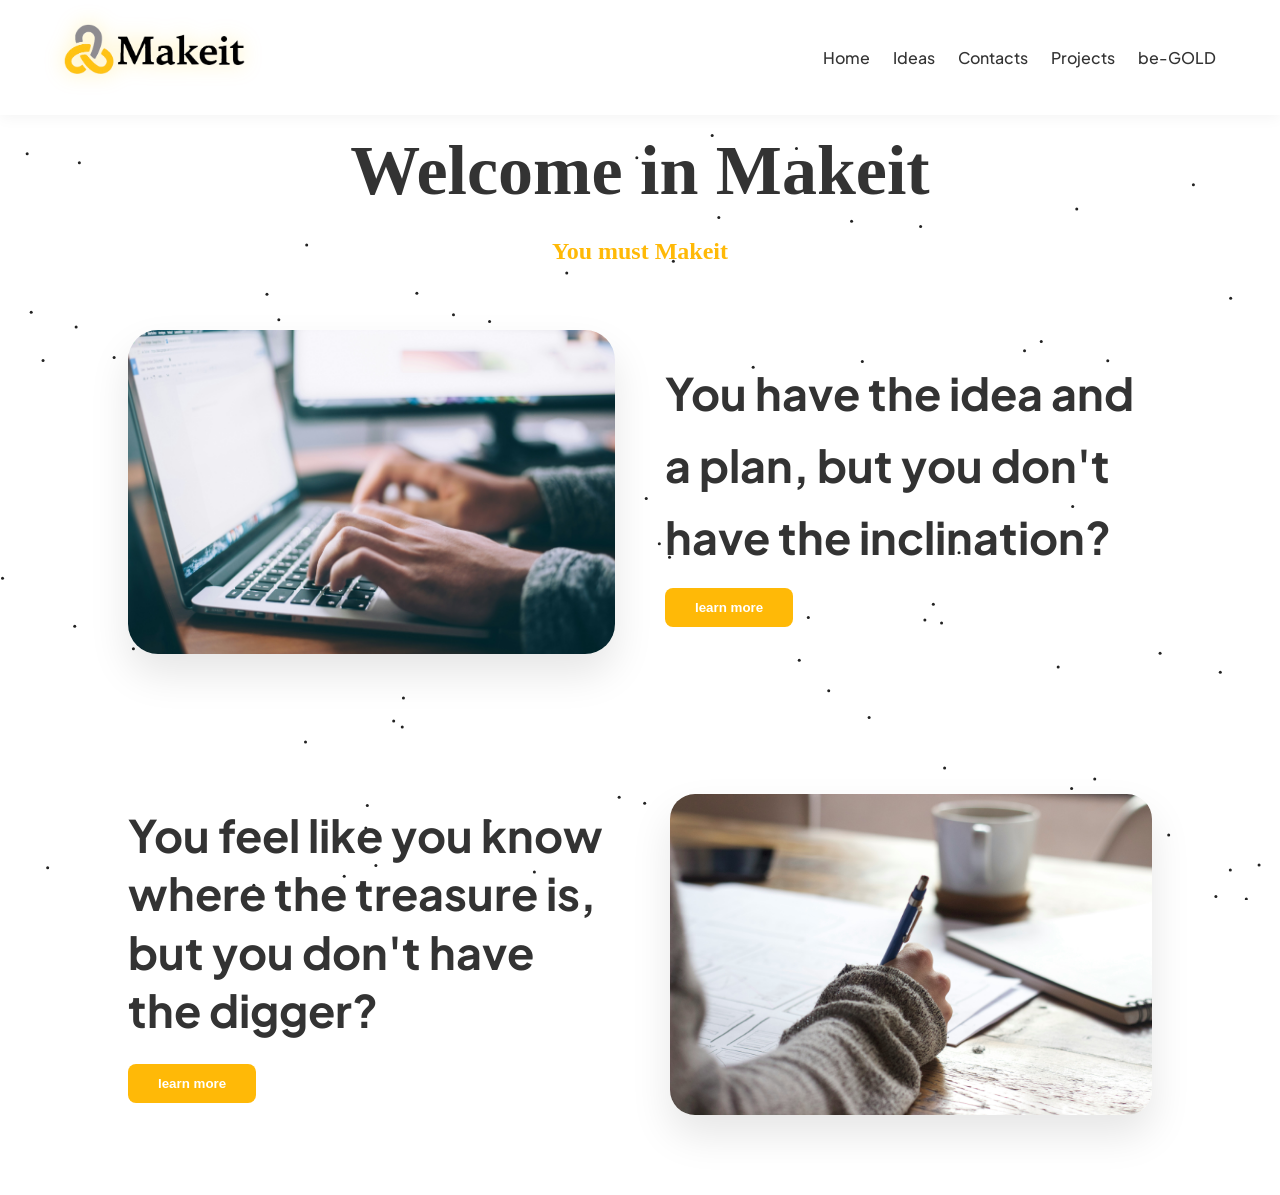
<file: index.html>
<!doctype html>
<html lang="en" dir="ltr">
  <head>
    <meta charset="UTF-8" />
    <meta name="viewport" content="width=device-width, initial-scale=1.0" />
    <title>Makeit | Home Page</title>
    <meta
      name="description"
      content="Makeit is the ultimate platform connecting ambitious entrepreneurs, smart investors, and creative professionals. Turn your ideas into reality, secure funding, or join your dream startup today."
    />

    <meta
      name="keywords"
      content="Project funding, Venture capital, Startup investment, Business partners, Entrepreneurship, Find investors, Startup jobs, Makeit platform, Business networking"
    />
    <meta
      name="description"
      content="Makeit: The ultimate ecosystem where visionary ideas meet smart capital and elite talent. Secure funding, find business partners, or join the next big startup today."
    />

    <meta
      property="og:title"
      content="Makeit - Bridging Ideas and Investment"
    />
    <meta
      property="og:description"
      content="An integrated ecosystem bringing together funders and creators to build the projects of tomorrow."
    />
    <meta property="og:image" content="../img/Makeit website .png" />
    <meta property="og:type" content="website" />
    <link rel="stylesheet" href="makeit.css" />
  </head>
  <body>
    <canvas id="canvas"></canvas>
    <div class="content-layer">
      <header>
        <a href="index.html" class="logo">
          <img src="../img/Makeit website .png" alt="Makeit Logo" />
        </a>
        <nav class="nav">
          <a href="../Makeit.Home/index.html">Home</a>
          <a href="../Makeit.Ideas/Ideas.html">Ideas</a>
          <a href="../Makeit.Contacts/Contacts.html">Contacts</a>
          <a href="../Makeit.Projekts/Projects.html">Projects</a>
          <a href="../Makeit.be_GOLD/be-GOLD.html">be-GOLD</a>
        </nav>
      </header>
      <h1 class="welcom">Welcome in Makeit</h1>
      <h1 class="welcom-slogan">You must Makeit</h1>
    </div>
    <section class="feature-section">
      <div class="container-flex">
        <div class="text-area">
          <h2>
            You have the idea and a plan, but you don't have the inclination?
          </h2>
          <button class="btn-main">learn more</button>
        </div>
        <div class="image-area">
          <img src="../img/صاحب الفكره.jpg" alt="Idea Owner" />
        </div>
      </div>
    </section>
    <section class="feature-section-2">
      <div class="container-flex-2">
        <div class="text-area-2">
          <h2>
            You feel like you know where the treasure is, but you don't have the
            digger?
          </h2>
          <button class="btn-main-2">learn more</button>
        </div>
        <div class="image-area-2">
          <img src="../img/fkra2.jpg" alt="Idea Owner" />
        </div>
      </div>
    </section>
    <footer class="footer"></footer>
    <script src="makeit.js"></script>
  </body>
</html>
</file>
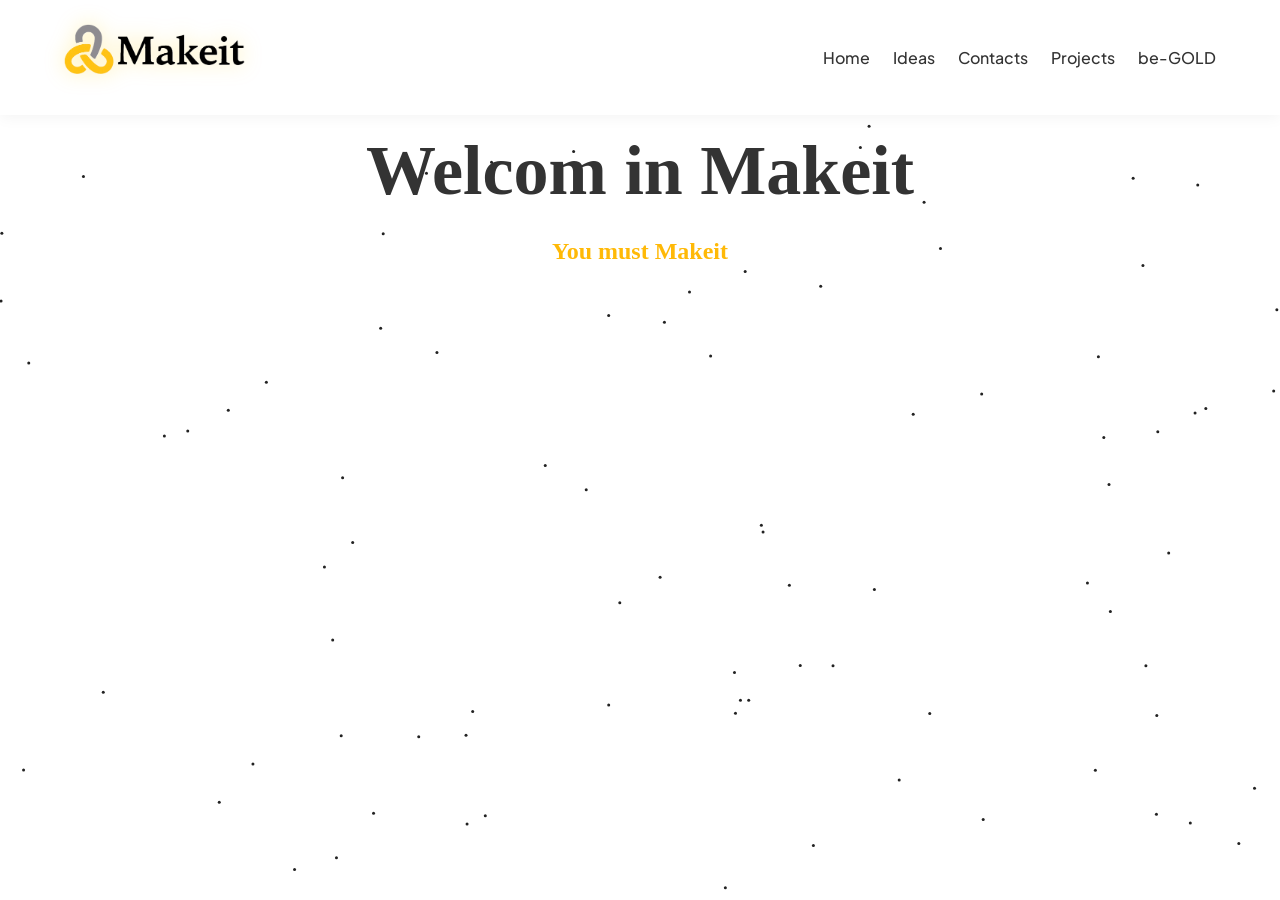
<file: Makeit.be_GOLD/be-GOLD.html>
<!doctype html>
<html lang="en" dir="ltr">
  <head>
    <meta charset="UTF-8" />
    <meta name="viewport" content="width=device-width, initial-scale=1.0" />
    <title>Makeit | Home Page</title>
    <link rel="stylesheet" href="be-GOLD.css" />
  </head>
  <body>
    <header>
      <a href="index.html" class="logo">
        <img src="../img/Makeit website .png" alt="Makeit Logo" />
      </a>
      <nav class="nav">
        <a href="../Makeit.Home/index.html">Home</a>
        <a href="../Makeit.Ideas/Ideas.html">Ideas</a>
        <a href="../Makeit.Contacts/Contacts.html">Contacts</a>
        <a href="../Makeit.Projekts/Projects.html">Projects</a>
        <a href="../Makeit.be_GOLD/be-GOLD.html">be-GOLD</a>
      </nav>
    </header>
    <div id="container"></div>
    <canvas id="canvas"></canvas>
    <h1 class="welcom">Welcom in Makeit</h1>
    <h1 class="welcom-slogan">You must Makeit</h1>    
    <script src="be-GOLD.js"></script>
  </body>
</html>
</file>
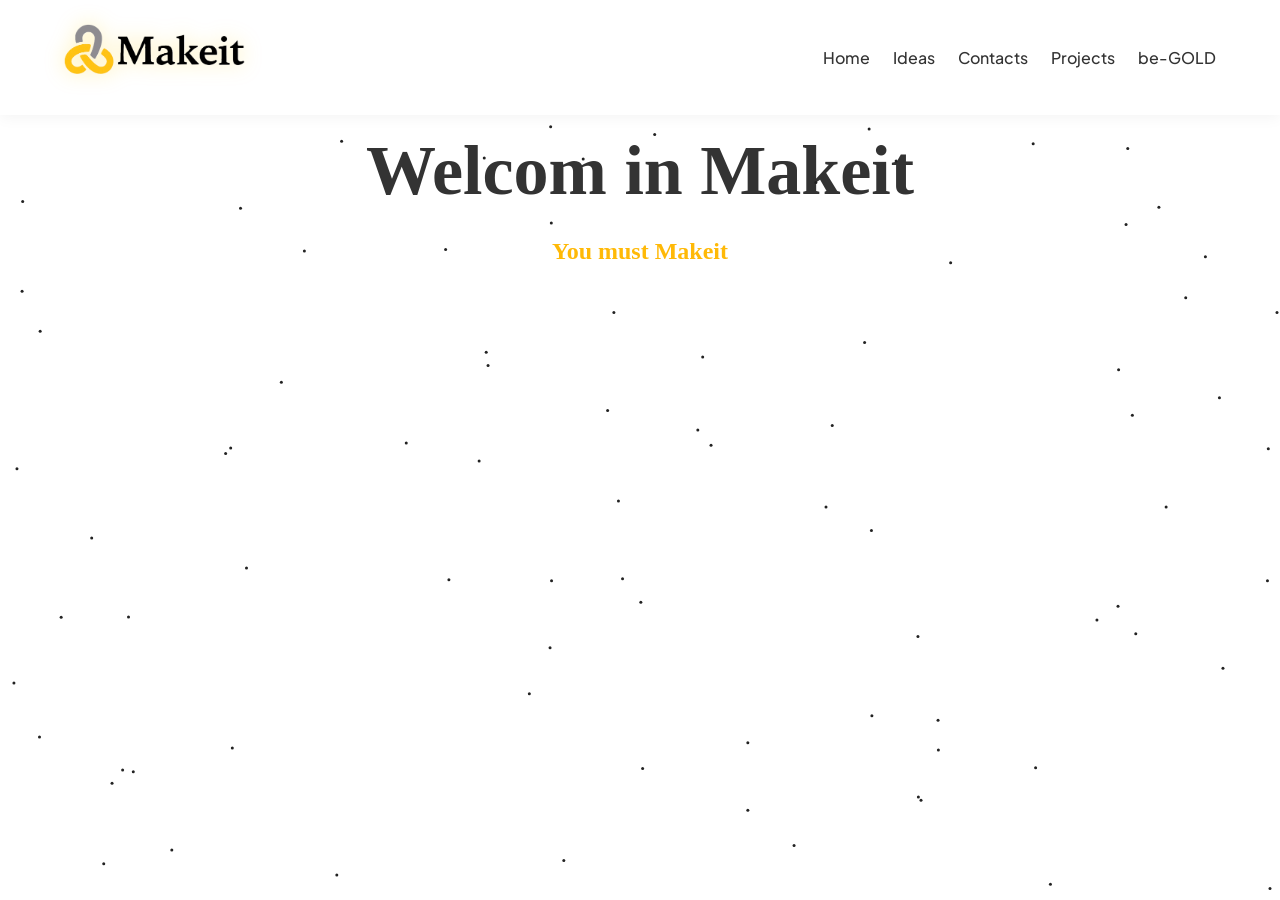
<file: Makeit.Contacts/Contacts.html>
<!doctype html>
<html lang="en" dir="ltr">
  <head>
    <meta charset="UTF-8" />
    <meta name="viewport" content="width=device-width, initial-scale=1.0" />
    <title>Makeit | Home Page</title>
    <link rel="stylesheet" href="Contacts.css" />
  </head>
  <body>
    <header>
      <a href="index.html" class="logo">
        <img src="../img/Makeit website .png" alt="Makeit Logo" />
      </a>
      <nav class="nav">
        <a href="../Makeit.Home/index.html">Home</a>
        <a href="../Makeit.Ideas/Ideas.html">Ideas</a>
        <a href="../Makeit.Contacts/Contacts.html">Contacts</a>
        <a href="../Makeit.Projekts/Projects.html">Projects</a>
        <a href="../Makeit.be_GOLD/be-GOLD.html">be-GOLD</a>
      </nav>
    </header>
    <div id="container"></div>
    <canvas id="canvas"></canvas>
    <h1 class="welcom">Welcom in Makeit</h1>
    <h1 class="welcom-slogan">You must Makeit</h1>    
    <script src="Contacts.js"></script>
  </body>
</html>
</file>
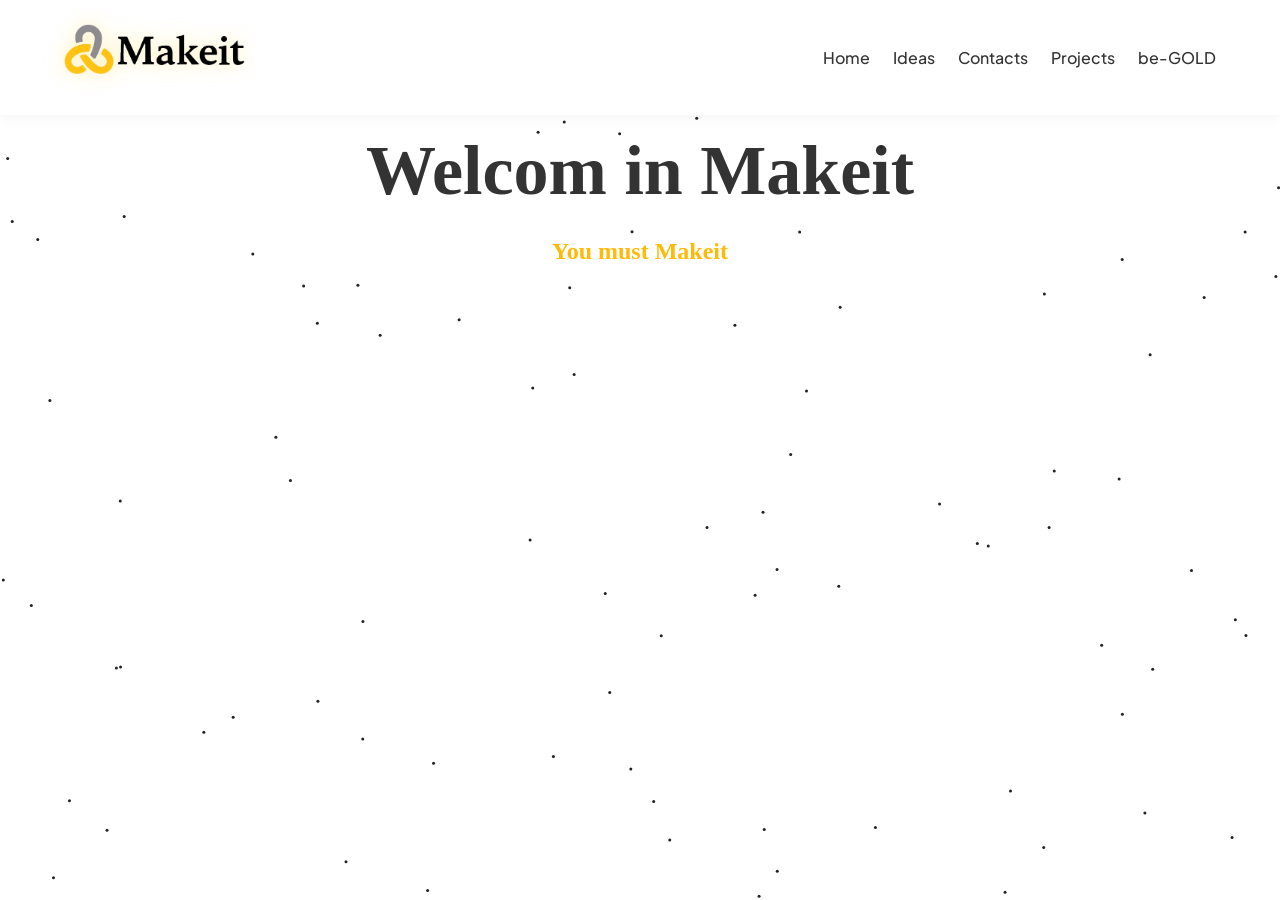
<file: Makeit.Ideas/Ideas.html>
<!doctype html>
<html lang="en" dir="ltr">
  <head>
    <meta charset="UTF-8" />
    <meta name="viewport" content="width=device-width, initial-scale=1.0" />
    <title>Makeit | Home Page</title>
    <link rel="stylesheet" href="Ideas.css" />
  </head>
  <body>
    <header>
      <a href="index.html" class="logo">
        <img src="../img/Makeit website .png" alt="Makeit Logo" />
      </a>
      <nav class="nav">
        <a href="../Makeit.Home/index.html">Home</a>
        <a href="../Makeit.Ideas/Ideas.html">Ideas</a>
        <a href="../Makeit.Contacts/Contacts.html">Contacts</a>
        <a href="../Makeit.Projekts/Projects.html">Projects</a>
        <a href="../Makeit.be_GOLD/be-GOLD.html">be-GOLD</a>
      </nav>
    </header>
    <div id="container"></div>
    <canvas id="canvas"></canvas>
    <h1 class="welcom">Welcom in Makeit</h1>
    <h1 class="welcom-slogan">You must Makeit</h1>    
    <script src="Ideas.js"></script>
  </body>
</html>
</file>
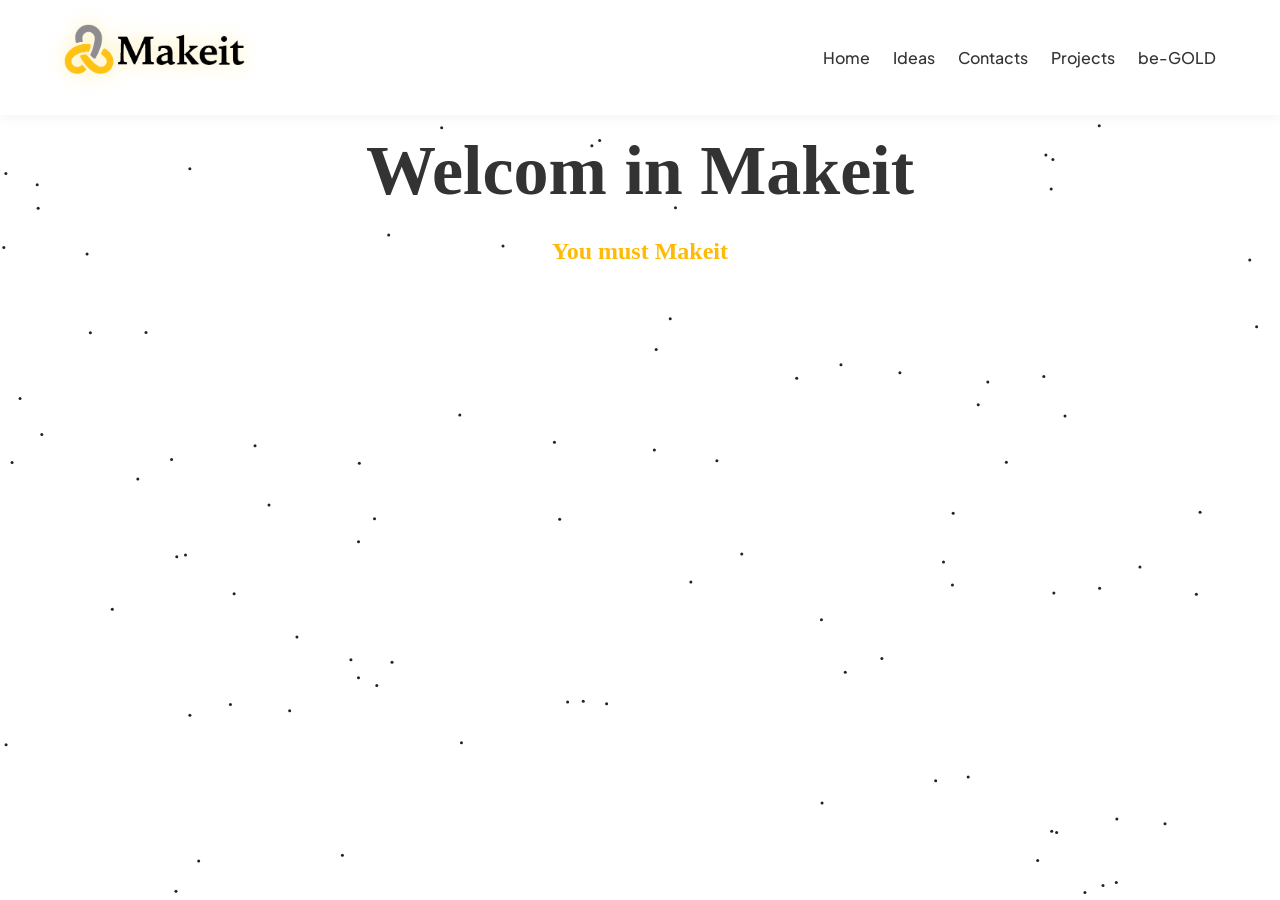
<file: Makeit.Projekts/Projects.html>
<!doctype html>
<html lang="en" dir="ltr">
  <head>
    <meta charset="UTF-8" />
    <meta name="viewport" content="width=device-width, initial-scale=1.0" />
    <title>Makeit | Home Page</title>
    <link rel="stylesheet" href="Projects.css" />
  </head>
  <body>
    <header>
      <a href="index.html" class="logo">
        <img src="../img/Makeit website .png" alt="Makeit Logo" />
      </a>
      <nav class="nav">
        <a href="../Makeit.Home/index.html">Home</a>
        <a href="../Makeit.Ideas/Ideas.html">Ideas</a>
        <a href="../Makeit.Contacts/Contacts.html">Contacts</a>
        <a href="../Makeit.Projekts/Projects.html">Projects</a>
        <a href="../Makeit.be_GOLD/be-GOLD.html">be-GOLD</a>
      </nav>
    </header>
    <div id="container"></div>
    <canvas id="canvas"></canvas>
    <h1 class="welcom">Welcom in Makeit</h1>
    <h1 class="welcom-slogan">You must Makeit</h1>    
    <script src="Prolects.js"></script>
  </body>
</html>
</file>
<file: makeit.css>
@import url("https://fonts.googleapis.com/css2?family=Plus+Jakarta+Sans:wght@400;500;600;700&display=swap");

:root {
  --primary-color: #ffb907;
  --dark-grey: #333333;
  --light-grey: #f8f9fa;
  --white: #ffffff;
  --transition: all 0.3s ease;
}

* {
  margin: 0;
  padding: 0;
  box-sizing: border-box;
}

body {
  font-family: "Plus Jakarta Sans", sans-serif;
  background-color: var(--white);
  color: var(--dark-grey);
  line-height: 1.6;
  background-attachment: fixed;
  position: relative;
  background-color: #ffffff;
}

header {
  background-color: var(--white);
  padding: 1.5rem 5%;
  box-shadow: 0 2px 15px rgba(0, 0, 0, 0.05);
  position: sticky;
  top: 0;
  z-index: 1000;
  display: flex;
  justify-content: space-between;
  align-items: center;
}

.logo img {
  height: 50px;
  width: auto;
}

.nav a {
  margin-left: 20px;
  text-decoration: none;
  color: var(--dark-grey);
  font-weight: 500;
  transition: var(--transition);
}

.nav a:hover {
  color: var(--primary-color);
}
.hero-container {
  display: flex;
  flex-direction: column; /* يرتبهم فوق بعض */
  align-items: center; /* يوسطهم كلهم في النص */
  width: 100%;
  margin-top: 50px;
}

.welcom {
  font-size: 70px;
  margin-bottom: 5px; /* مسافة بسيطة تحتها */
  font-family: "Plus Jakarta Sans", sans-serif;
  display: flex;
  justify-content: center; /* استخدمنا الخط اللي اخترناه */
}

.welcom-slogan {
  font-size: 1.5rem;
  color: #ffb907;
  font-weight: bold;
  text-align: center;
}

#canvas {
  position: absolute;
  top: 0;
  left: 0;
  z-index: 1;
}

.main-overlay {
  position: relative;
  z-index: 10;
  height: 100vh;
  display: flex;
  align-items: center;
  justify-content: center;
  pointer-events: none;
}

.content {
  text-align: center;
}

.logo {
  width: 140px;
  margin-bottom: 10px;
  filter: drop-shadow(0 0 10px rgba(255, 204, 0, 0.3));
}

.brand {
  font-size: 3.5rem;
  font-weight: 900;
  letter-spacing: 12px;
  margin: 0;
  color: #fff;
  text-indent: 12px;
}

p {
  color: #666;
  font-size: 1.1rem;
  margin-top: 15px;
}

p b {
  color: #ffcc00;
}
h1,
p,
.welcom {
  font-family: a;
}
.fkra {
  margin-left: 5px;
  display: flex;
  width: 600px;
}
#canvas {
  position: fixed;
  top: 0;
  left: 0;
  width: 100%;
  height: 100%;
  z-index: -1;
  pointer-events: none;
}
.content-layer {
  position: relative;
  z-index: 10;
  pointer-events: auto;
}

.container-flex {
  display: flex;
  flex-direction: row-reverse; /* ده السطر اللي بيعكسهم: الصورة يمين والكلام شمال */
  align-items: center;
  justify-content: space-between;
  gap: 50px;
  padding: 60px 10%;
  max-width: 1300px;
  margin: 0 auto;
}

.text-area {
  flex: 1;
  text-align: left; /* يخلي الكلام يبدأ من الشمال */
}

.text-area h2 {
  font-size: 2.8rem;
  color: var(--dark-grey);
  margin-bottom: 15px;
}

.image-area {
  flex: 1;
  display: flex;
  justify-content: flex-end; /* يضمن إن الصورة لازقة في اليمين */
}

.image-area img {
  width: 100%;
  max-width: 550px; /* تحكم في حجم الصورة من هنا */
  border-radius: 30px;
  box-shadow: 0 20px 40px rgba(0, 0, 0, 0.1);
}

/* تنسيق الحاوية الأساسية */
.container-flex-2 {
  display: flex;
  justify-content: space-between; /* يرمي الكلام أقصى الشمال والصورة أقصى اليمين */
  align-items: center; /* يوسطهم بالطول مع بعض */
  gap: 60px; /* المسافة اللي بينهم */
  padding: 80px 10%; /* هوامش جانبية وفوق وتحت */
  max-width: 1400px;
  margin: 0 auto; /* يوسط السكشن كله في نص الشاشة */
}

/* تنسيق منطقة الكلام (الشمال) */
.text-area-2 {
  flex: 1; /* ياخد مساحة مرنة */
  text-align: left; /* بداية الكلام من الشمال */
}

.text-area-2 h2 {
  font-size: 2.8rem;
  line-height: 1.3;
  color: var(--dark-grey);
  margin-bottom: 25px;
  font-family: "Plus Jakarta Sans", sans-serif;
}

/* تنسيق الزرار */
.btn-main-2 {
  background-color: var(--primary-color);
  color: white;
  padding: 12px 30px;
  border: none;
  border-radius: 8px;
  font-weight: 600;
  cursor: pointer;
  transition: var(--transition);
}

.btn-main-2:hover {
  background-color: var(--dark-grey);
  transform: translateY(-3px);
}

/* تنسيق منطقة الصورة (اليمين) */
.image-area-2 {
  flex: 1;
  display: flex;
  justify-content: flex-end; /* يجبر الصورة تروح أقصى اليمين */
}

.image-area-2 img {
  width: 100%;
  max-width: 500px; /* تحكم في كبر الصورة من هنا */
  border-radius: 25px; /* حواف ناعمة تليق على اللوجو */
  box-shadow: 0 20px 40px rgba(0, 0, 0, 0.1); /* ظل احترافي */
}

/* عشان الموبايل ميبوظش */
@media (max-width: 992px) {
  .container-flex-2 {
    flex-direction: column; /* فوق بعض في الموبايل */
    text-align: center;
    gap: 30px;
  }
  .text-area-2 {
    text-align: center;
  }
  .image-area-2 {
    justify-content: center;
  }
}
.btn-main {
  background-color: var(--primary-color);
  color: white;
  padding: 12px 30px;
  border: none;
  border-radius: 8px;
  font-weight: 600;
  cursor: pointer;
  transition: var(--transition);
}

.btn-main:hover {
  background-color: var(--dark-grey);
  transform: translateY(-3px);
}
</file>
<file: Makeit.be_GOLD/be-GOLD.css>
@import url("https://fonts.googleapis.com/css2?family=Plus+Jakarta+Sans:wght@400;500;600;700&display=swap");

:root {
  --primary-color: #ffb907;
  --dark-grey: #333333;
  --light-grey: #f8f9fa;
  --white: #ffffff;
  --transition: all 0.3s ease;
}

* {
  margin: 0;
  padding: 0;
  box-sizing: border-box;
}

body {
  font-family: "Plus Jakarta Sans", sans-serif;
  background-color: var(--white);
  color: var(--dark-grey);
  line-height: 1.6;
  background-attachment: fixed;
  position: relative;
  background-color: #ffffff; 
}

header {
  background-color: var(--white);
  padding: 1.5rem 5%;
  box-shadow: 0 2px 15px rgba(0, 0, 0, 0.05);
  position: sticky;
  top: 0;
  z-index: 1000;
  display: flex;
  justify-content: space-between;
  align-items: center;
}

.logo img {
  height: 50px;
  width: auto;
}

.nav a {
  margin-left: 20px;
  text-decoration: none;
  color: var(--dark-grey);
  font-weight: 500;
  transition: var(--transition);
}

.nav a:hover {
  color: var(--primary-color);
}
.hero-container {
    display: flex;
    flex-direction: column; /* يرتبهم فوق بعض */
    align-items: center;    /* يوسطهم كلهم في النص */
    width: 100%;
    margin-top: 50px;
}

.welcom {
    font-size: 70px;
    margin-bottom: 5px; /* مسافة بسيطة تحتها */
    font-family: 'Plus Jakarta Sans', sans-serif; 
    display: flex;
    justify-content: center;/* استخدمنا الخط اللي اخترناه */
}


.welcom-slogan {
    font-size: 1.5rem;
    color: #ffb907;
    font-weight: bold;
    text-align: center;
}

#canvas {
    position: absolute;
    top: 0;
    left: 0;
    z-index: 1;
}

.main-overlay {
    position: relative;
    z-index: 10;
    height: 100vh;
    display: flex;
    align-items: center;
    justify-content: center;
    pointer-events: none; 
}

.content {
    text-align: center;
}

.logo {
    width: 140px;
    margin-bottom: 10px;
    filter: drop-shadow(0 0 10px rgba(255, 204, 0, 0.3));
}

.brand {
    font-size: 3.5rem;
    font-weight: 900;
    letter-spacing: 12px;
    margin: 0;
    color: #fff;
    text-indent: 12px;
}

p {
    color: #666;
    font-size: 1.1rem;
    margin-top: 15px;
}

p b { color: #FFCC00; }
h1 , p , .welcom{
  font-family: a;
}
</file>
<file: Makeit.Contacts/Contacts.css>
@import url("https://fonts.googleapis.com/css2?family=Plus+Jakarta+Sans:wght@400;500;600;700&display=swap");

:root {
  --primary-color: #ffb907;
  --dark-grey: #333333;
  --light-grey: #f8f9fa;
  --white: #ffffff;
  --transition: all 0.3s ease;
}

* {
  margin: 0;
  padding: 0;
  box-sizing: border-box;
}

body {
  font-family: "Plus Jakarta Sans", sans-serif;
  background-color: var(--white);
  color: var(--dark-grey);
  line-height: 1.6;
  background-attachment: fixed;
  position: relative;
  background-color: #ffffff; 
}

header {
  background-color: var(--white);
  padding: 1.5rem 5%;
  box-shadow: 0 2px 15px rgba(0, 0, 0, 0.05);
  position: sticky;
  top: 0;
  z-index: 1000;
  display: flex;
  justify-content: space-between;
  align-items: center;
}

.logo img {
  height: 50px;
  width: auto;
}

.nav a {
  margin-left: 20px;
  text-decoration: none;
  color: var(--dark-grey);
  font-weight: 500;
  transition: var(--transition);
}

.nav a:hover {
  color: var(--primary-color);
}
.hero-container {
    display: flex;
    flex-direction: column; /* يرتبهم فوق بعض */
    align-items: center;    /* يوسطهم كلهم في النص */
    width: 100%;
    margin-top: 50px;
}

.welcom {
    font-size: 70px;
    margin-bottom: 5px; /* مسافة بسيطة تحتها */
    font-family: 'Plus Jakarta Sans', sans-serif; 
    display: flex;
    justify-content: center;/* استخدمنا الخط اللي اخترناه */
}


.welcom-slogan {
    font-size: 1.5rem;
    color: #ffb907;
    font-weight: bold;
    text-align: center;
}

#canvas {
    position: absolute;
    top: 0;
    left: 0;
    z-index: 1;
}

.main-overlay {
    position: relative;
    z-index: 10;
    height: 100vh;
    display: flex;
    align-items: center;
    justify-content: center;
    pointer-events: none; 
}

.content {
    text-align: center;
}

.logo {
    width: 140px;
    margin-bottom: 10px;
    filter: drop-shadow(0 0 10px rgba(255, 204, 0, 0.3));
}

.brand {
    font-size: 3.5rem;
    font-weight: 900;
    letter-spacing: 12px;
    margin: 0;
    color: #fff;
    text-indent: 12px;
}

p {
    color: #666;
    font-size: 1.1rem;
    margin-top: 15px;
}

p b { color: #FFCC00; }
h1 , p , .welcom{
  font-family: a;
}
</file>
<file: Makeit.Ideas/Ideas.css>
@import url("https://fonts.googleapis.com/css2?family=Plus+Jakarta+Sans:wght@400;500;600;700&display=swap");

:root {
  --primary-color: #ffb907;
  --dark-grey: #333333;
  --light-grey: #f8f9fa;
  --white: #ffffff;
  --transition: all 0.3s ease;
}

* {
  margin: 0;
  padding: 0;
  box-sizing: border-box;
}

body {
  font-family: "Plus Jakarta Sans", sans-serif;
  background-color: var(--white);
  color: var(--dark-grey);
  line-height: 1.6;
  background-attachment: fixed;
  position: relative;
  background-color: #ffffff; 
}

header {
  background-color: var(--white);
  padding: 1.5rem 5%;
  box-shadow: 0 2px 15px rgba(0, 0, 0, 0.05);
  position: sticky;
  top: 0;
  z-index: 1000;
  display: flex;
  justify-content: space-between;
  align-items: center;
}

.logo img {
  height: 50px;
  width: auto;
}

.nav a {
  margin-left: 20px;
  text-decoration: none;
  color: var(--dark-grey);
  font-weight: 500;
  transition: var(--transition);
}

.nav a:hover {
  color: var(--primary-color);
}
.hero-container {
    display: flex;
    flex-direction: column; /* يرتبهم فوق بعض */
    align-items: center;    /* يوسطهم كلهم في النص */
    width: 100%;
    margin-top: 50px;
}

.welcom {
    font-size: 70px;
    margin-bottom: 5px; /* مسافة بسيطة تحتها */
    font-family: 'Plus Jakarta Sans', sans-serif; 
    display: flex;
    justify-content: center;/* استخدمنا الخط اللي اخترناه */
}


.welcom-slogan {
    font-size: 1.5rem;
    color: #ffb907;
    font-weight: bold;
    text-align: center;
}

#canvas {
    position: absolute;
    top: 0;
    left: 0;
    z-index: 1;
}

.main-overlay {
    position: relative;
    z-index: 10;
    height: 100vh;
    display: flex;
    align-items: center;
    justify-content: center;
    pointer-events: none; 
}

.content {
    text-align: center;
}

.logo {
    width: 140px;
    margin-bottom: 10px;
    filter: drop-shadow(0 0 10px rgba(255, 204, 0, 0.3));
}

.brand {
    font-size: 3.5rem;
    font-weight: 900;
    letter-spacing: 12px;
    margin: 0;
    color: #fff;
    text-indent: 12px;
}

p {
    color: #666;
    font-size: 1.1rem;
    margin-top: 15px;
}

p b { color: #FFCC00; }
h1 , p , .welcom{
  font-family: a;
}
</file>
<file: Makeit.Projekts/Projects.css>
@import url("https://fonts.googleapis.com/css2?family=Plus+Jakarta+Sans:wght@400;500;600;700&display=swap");

:root {
  --primary-color: #ffb907;
  --dark-grey: #333333;
  --light-grey: #f8f9fa;
  --white: #ffffff;
  --transition: all 0.3s ease;
}

* {
  margin: 0;
  padding: 0;
  box-sizing: border-box;
}

body {
  font-family: "Plus Jakarta Sans", sans-serif;
  background-color: var(--white);
  color: var(--dark-grey);
  line-height: 1.6;
  background-attachment: fixed;
  position: relative;
  background-color: #ffffff; 
}

header {
  background-color: var(--white);
  padding: 1.5rem 5%;
  box-shadow: 0 2px 15px rgba(0, 0, 0, 0.05);
  position: sticky;
  top: 0;
  z-index: 1000;
  display: flex;
  justify-content: space-between;
  align-items: center;
}

.logo img {
  height: 50px;
  width: auto;
}

.nav a {
  margin-left: 20px;
  text-decoration: none;
  color: var(--dark-grey);
  font-weight: 500;
  transition: var(--transition);
}

.nav a:hover {
  color: var(--primary-color);
}
.hero-container {
    display: flex;
    flex-direction: column; /* يرتبهم فوق بعض */
    align-items: center;    /* يوسطهم كلهم في النص */
    width: 100%;
    margin-top: 50px;
}

.welcom {
    font-size: 70px;
    margin-bottom: 5px; /* مسافة بسيطة تحتها */
    font-family: 'Plus Jakarta Sans', sans-serif; 
    display: flex;
    justify-content: center;/* استخدمنا الخط اللي اخترناه */
}


.welcom-slogan {
    font-size: 1.5rem;
    color: #ffb907;
    font-weight: bold;
    text-align: center;
}

#canvas {
    position: absolute;
    top: 0;
    left: 0;
    z-index: 1;
}

.main-overlay {
    position: relative;
    z-index: 10;
    height: 100vh;
    display: flex;
    align-items: center;
    justify-content: center;
    pointer-events: none; 
}

.content {
    text-align: center;
}

.logo {
    width: 140px;
    margin-bottom: 10px;
    filter: drop-shadow(0 0 10px rgba(255, 204, 0, 0.3));
}

.brand {
    font-size: 3.5rem;
    font-weight: 900;
    letter-spacing: 12px;
    margin: 0;
    color: #fff;
    text-indent: 12px;
}

p {
    color: #666;
    font-size: 1.1rem;
    margin-top: 15px;
}

p b { color: #FFCC00; }
h1 , p , .welcom{
  font-family: a;
}
</file>
